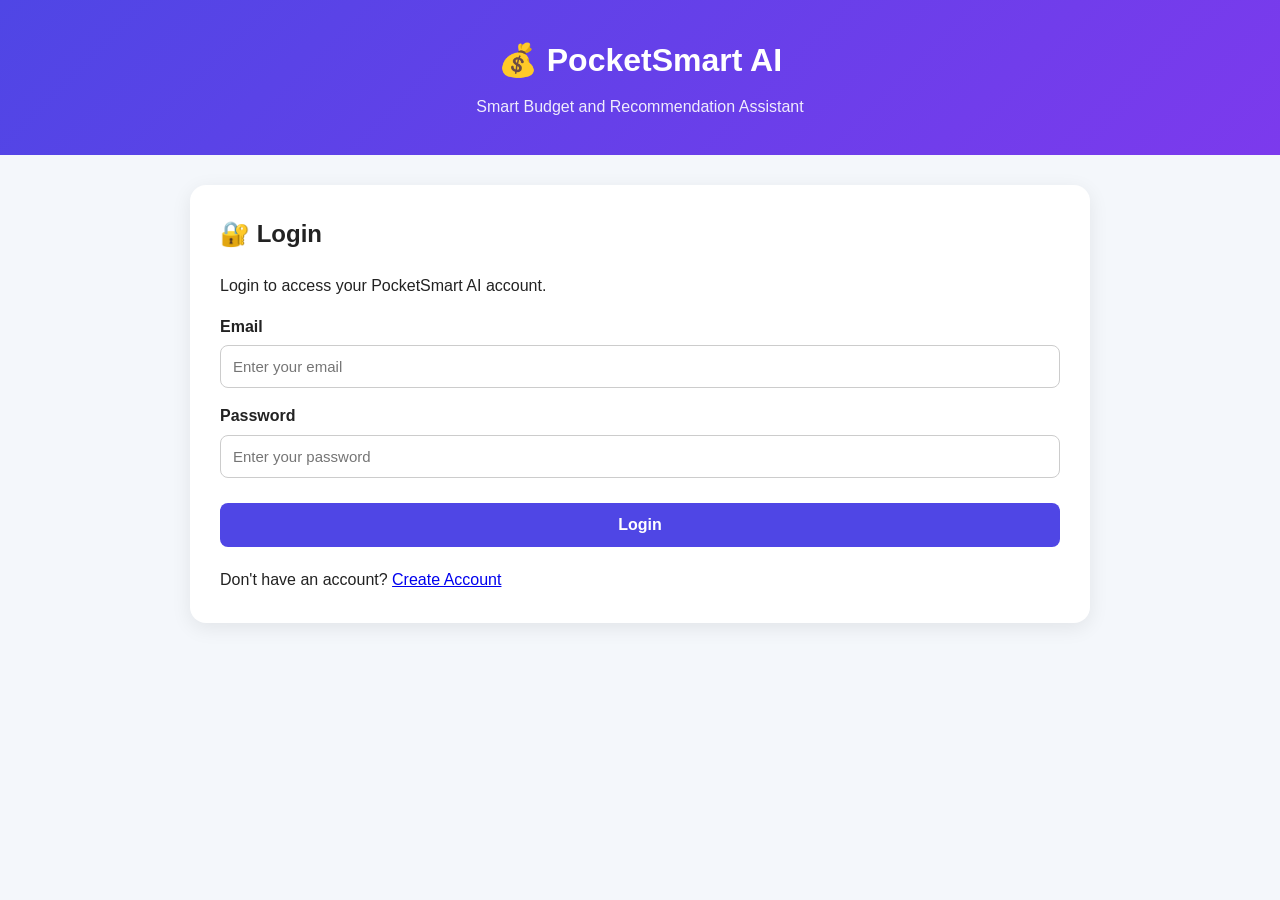
<file: templates/login.html>
<!DOCTYPE html>
<html lang="en">

<head>

    <meta charset="UTF-8">

    <meta
        name="viewport"
        content="width=device-width, initial-scale=1.0"
    >

    <title>Login - PocketSmart AI</title>

    <link
        rel="stylesheet"
        href="/static/css/style.css"
    >

</head>

<body>

    <header>

        <h1>💰 PocketSmart AI</h1>

        <p>
            Smart Budget and Recommendation Assistant
        </p>

    </header>


    <main>

        <section class="planner-card">

            <h2>🔐 Login</h2>

            <p>
                Login to access your PocketSmart AI account.
            </p>


            <form id="loginForm">

                <label for="email">
                    Email
                </label>

                <input
                    type="email"
                    id="email"
                    placeholder="Enter your email"
                    required
                >


                <label for="password">
                    Password
                </label>

                <input
                    type="password"
                    id="password"
                    placeholder="Enter your password"
                    required
                >


                <button type="submit">
                    Login
                </button>

            </form>


            <div id="loginMessage"></div>


            <p style="margin-top: 20px;">

                Don't have an account?

                <a href="/register">
                    Create Account
                </a>

            </p>

        </section>

    </main>


    <script src="/static/js/login.js"></script>

</body>

</html>
</file>
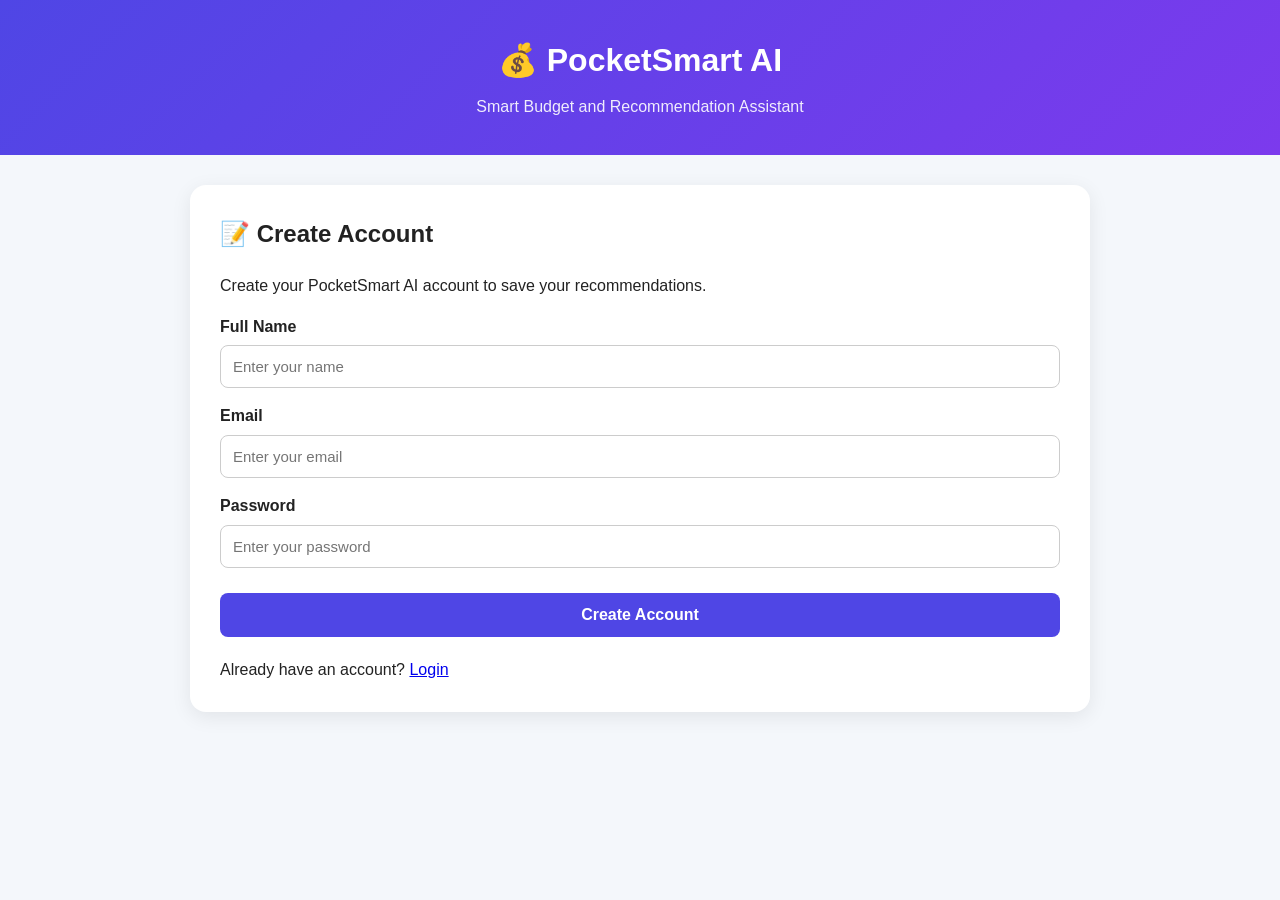
<file: templates/register.html>
<!DOCTYPE html>
<html lang="en">

<head>
    <meta charset="UTF-8">
    <meta name="viewport" content="width=device-width, initial-scale=1.0">

    <title>Create Account - PocketSmart AI</title>

    <link rel="stylesheet" href="/static/css/style.css">
</head>

<body>

    <header>
        <h1>💰 PocketSmart AI</h1>
        <p>Smart Budget and Recommendation Assistant</p>
    </header>

    <main>

        <section class="planner-card">

            <h2>📝 Create Account</h2>

            <p>Create your PocketSmart AI account to save your recommendations.</p>

            <form id="registerForm">

                <label for="name">Full Name</label>

                <input
                    type="text"
                    id="name"
                    placeholder="Enter your name"
                    required
                >

                <label for="email">Email</label>

                <input
                    type="email"
                    id="email"
                    placeholder="Enter your email"
                    required
                >

                <label for="password">Password</label>

                <input
                    type="password"
                    id="password"
                    placeholder="Enter your password"
                    required
                >

                <button type="submit">
                    Create Account
                </button>

            </form>

            <div id="registerMessage"></div>

            <p style="margin-top: 20px;">
                Already have an account?
                <a href="/login">Login</a>
            </p>

        </section>

    </main>

    <script src="/static/js/register.js"></script>

</body>

</html>
</file>
<file: static/css/style.css>
* {
    box-sizing: border-box;
    margin: 0;
    padding: 0;
}

body {
    font-family: Arial, sans-serif;
    background: #f4f7fb;
    color: #222;
    line-height: 1.6;
}

header {
    background: linear-gradient(135deg, #4f46e5, #7c3aed);
    color: white;
    text-align: center;
    padding: 35px 20px;
}

header h1 {
    font-size: 32px;
    margin-bottom: 8px;
}

header p {
    font-size: 16px;
    opacity: 0.9;
}

main {
    width: 90%;
    max-width: 900px;
    margin: 30px auto;
}

.hero {
    text-align: center;
    margin-bottom: 25px;
}

.hero h2 {
    font-size: 28px;
    margin-bottom: 8px;
}

.hero p {
    color: #666;
}

.planner-card,
.result-card {
    background: white;
    padding: 30px;
    border-radius: 16px;
    margin-bottom: 25px;
    box-shadow: 0 5px 20px rgba(0, 0, 0, 0.08);
}

.planner-card h2,
.result-card h2 {
    margin-bottom: 20px;
}

form {
    display: flex;
    flex-direction: column;
}

label {
    font-weight: bold;
    margin-top: 15px;
    margin-bottom: 6px;
}

input,
select {
    padding: 12px;
    border: 1px solid #ccc;
    border-radius: 8px;
    font-size: 15px;
    outline: none;
}

input:focus,
select:focus {
    border-color: #6366f1;
}

small {
    color: #777;
    margin-top: 5px;
}

button {
    margin-top: 25px;
    padding: 13px;
    border: none;
    border-radius: 8px;
    background: #4f46e5;
    color: white;
    font-size: 16px;
    font-weight: bold;
    cursor: pointer;
}

button:hover {
    background: #3730a3;
}

.result-card {
    min-height: 150px;
}

.result-card h3 {
    margin-top: 15px;
    margin-bottom: 10px;
}

.result-card ul {
    padding-left: 25px;
}

.result-card li {
    margin: 8px 0;
}

.ai-explanation {
    background: #f5f3ff;
    border-left: 5px solid #6366f1;
    padding: 15px;
    border-radius: 8px;
    margin-top: 10px;
    color: #333;
}

hr {
    border: none;
    border-top: 1px solid #ddd;
    margin: 20px 0;
}

@media (max-width: 600px) {
    main {
        width: 94%;
    }

    .planner-card,
    .result-card {
        padding: 20px;
    }

    header h1 {
        font-size: 26px;
    }

    .hero h2 {
        font-size: 23px;
    }
}

.product-list {
    display: grid;
    grid-template-columns: repeat(auto-fit, minmax(200px, 1fr));
    gap: 15px;
    margin-top: 15px;
}

.product-card {
    background: #f8fafc;
    border: 1px solid #e2e8f0;
    border-radius: 12px;
    padding: 18px;
}

.product-card h4 {
    margin-bottom: 10px;
    font-size: 18px;
}

.product-card p {
    margin: 6px 0;
}
</file>
